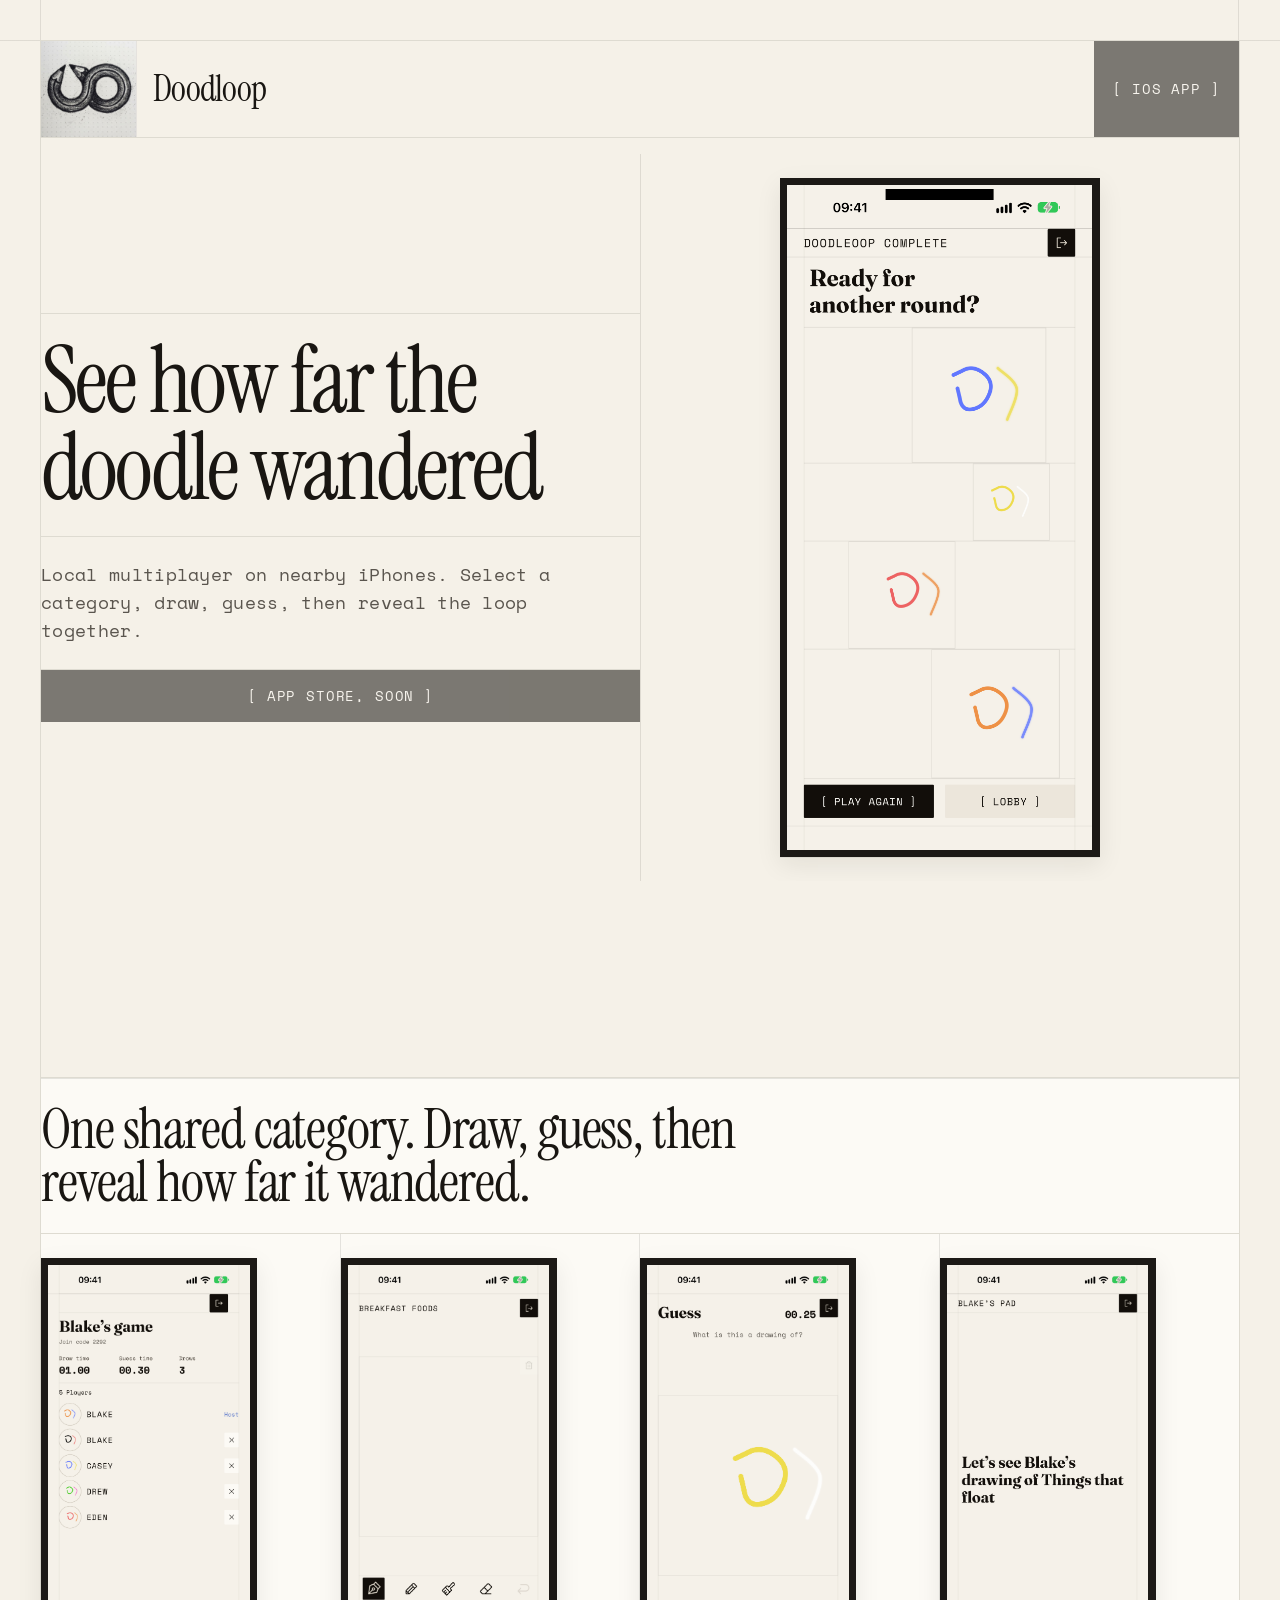
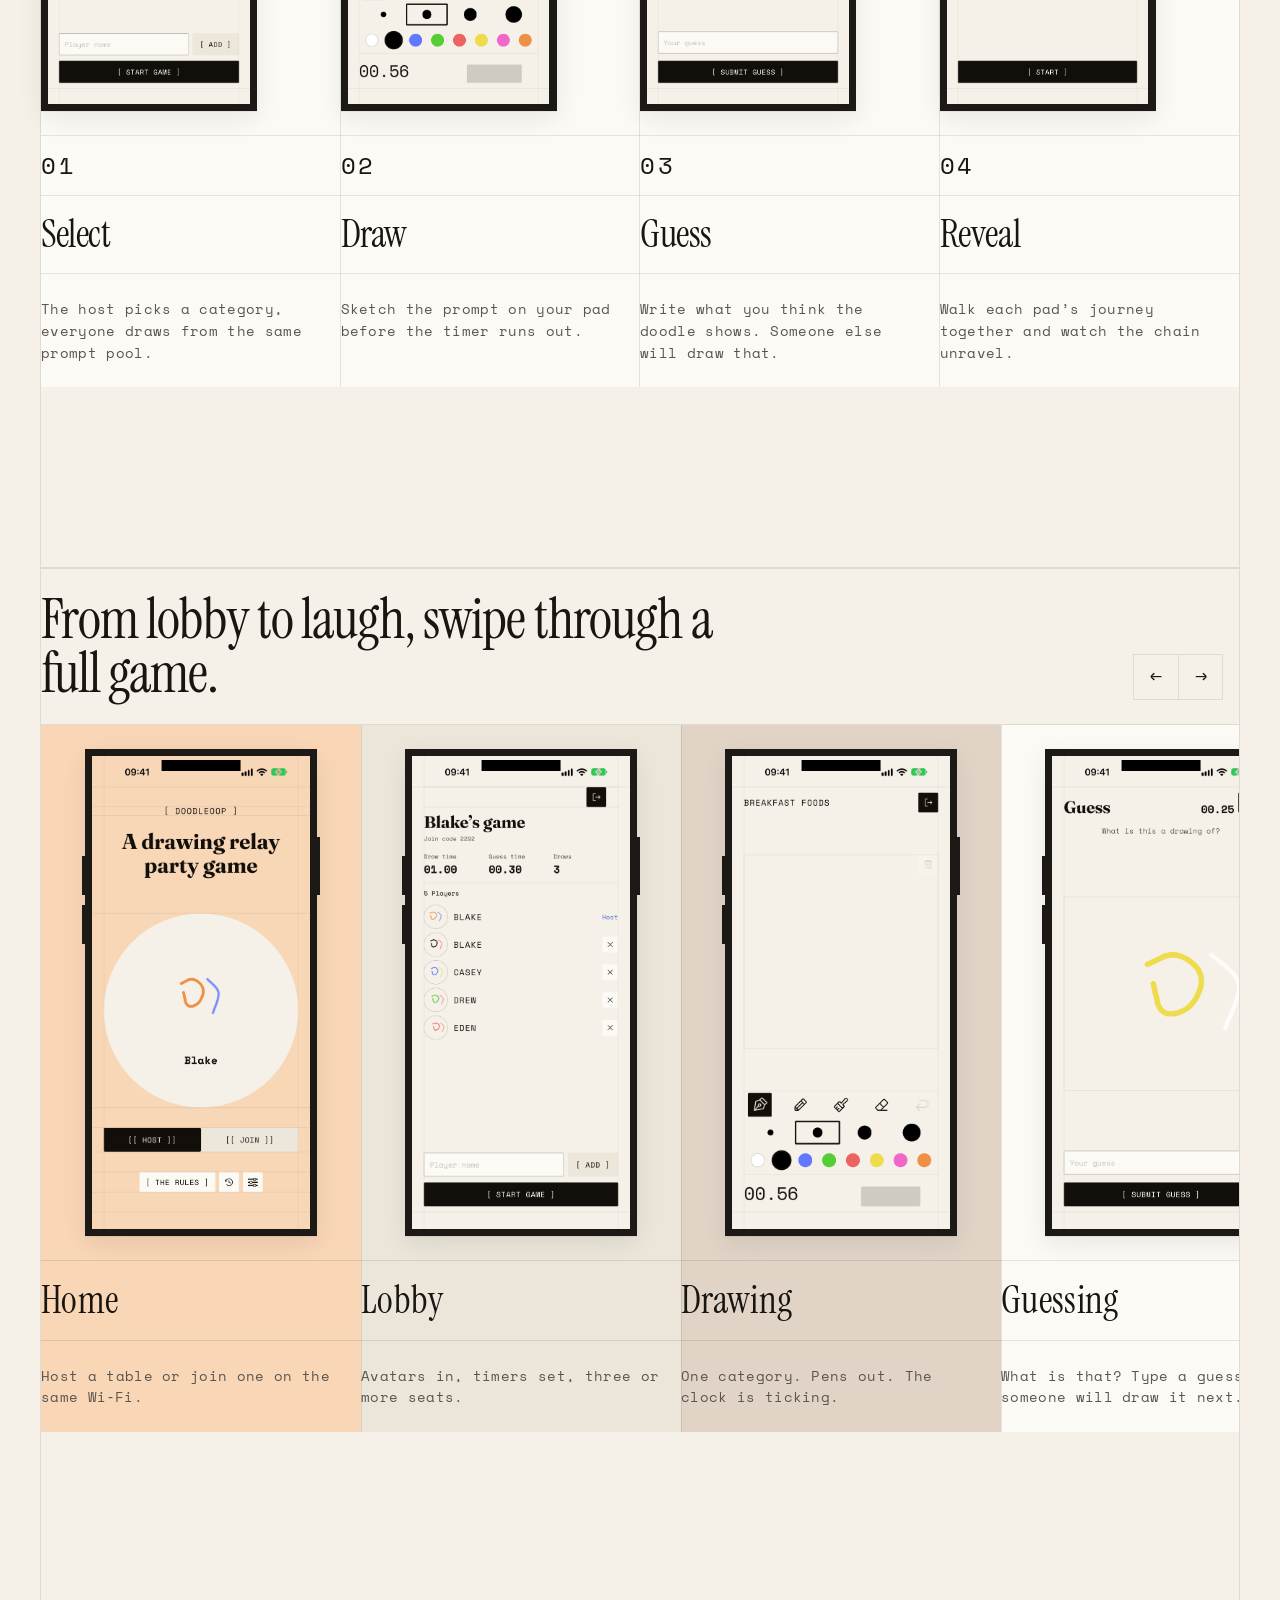
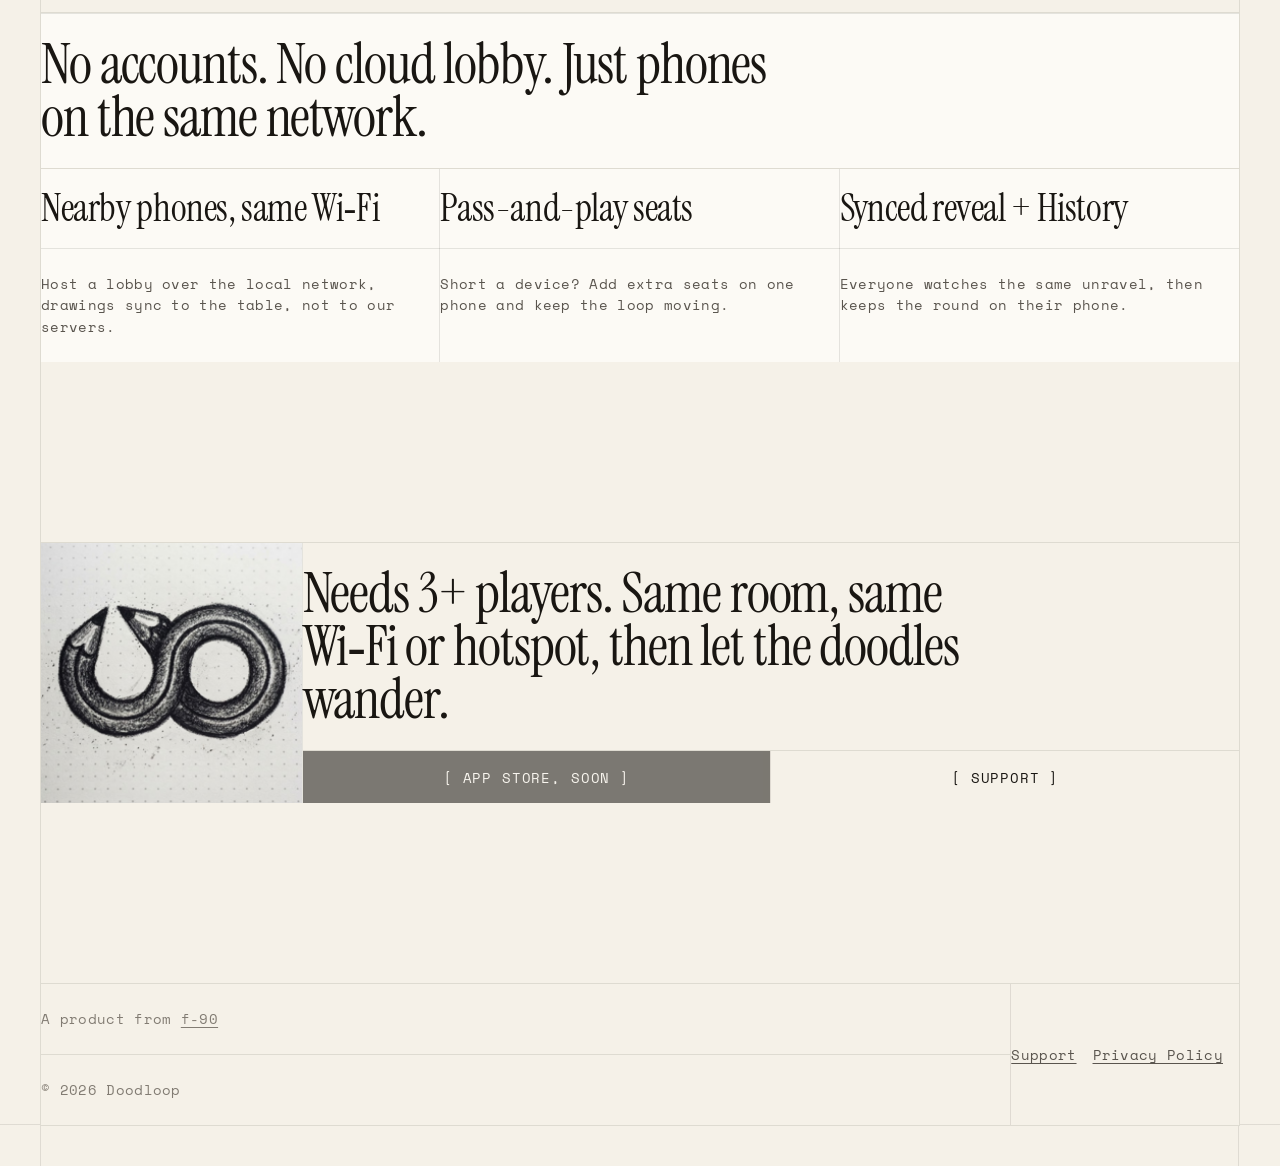
<file: index.html>
<!doctype html>
<html lang="en">
  <head>
    <meta charset="UTF-8" />
    <meta name="viewport" content="width=device-width, initial-scale=1.0" />
    <title>Doodloop, See how far the doodle wandered</title>
    <meta
      name="description"
      content="Doodloop, a drawing relay party game for nearby iPhones. Draw, pass left, guess, then reveal how far the doodles wandered around the table."
    />
    <link rel="icon" href="./assets/app-icon-64.png" type="image/png" />
    <link rel="apple-touch-icon" href="./assets/app-icon-256.png" />
    <link rel="preconnect" href="https://fonts.googleapis.com" />
    <link rel="preconnect" href="https://fonts.gstatic.com" crossorigin />
    <link
      rel="stylesheet"
      href="https://fonts.googleapis.com/css2?family=Instrument+Serif&family=Space+Mono:wght@400;700&display=swap"
    />
    <link rel="stylesheet" href="./styles.css?v=46" />
  </head>
  <body>
    <div class="page">
      <div class="stack">
        <header class="block blockNav">
          <nav class="nav" aria-label="Primary">
            <a class="brand" href="./">
              <img
                class="brandIcon"
                src="./assets/app-icon-256.png"
                width="96"
                height="96"
                alt=""
              />
              <span class="brandName">Doodloop</span>
            </a>
            <a
              class="button navCta"
              href="#"
              aria-disabled="true"
              title="App Store link coming soon"
            >
              [ iOS app ]
            </a>
          </nav>
        </header>

        <section class="block hero" aria-labelledby="hero-brand">
          <div class="heroGrid">
            <div class="heroCopy" data-reveal>
              <h1 id="hero-brand" class="heroBrand">
                See how far the doodle wandered
              </h1>
              <p class="heroLede">
                Local multiplayer on nearby iPhones. Select a category, draw,
                guess, then reveal the loop together.
              </p>
              <div class="ctaRow">
                <a
                  class="button"
                  href="#"
                  aria-disabled="true"
                  title="App Store link coming soon"
                >
                  [ App Store, soon ]
                </a>
              </div>
            </div>

            <figure
              class="heroPhone device phone"
              data-reveal
              data-reveal-delay="1"
            >
              <span class="sideBtn power" aria-hidden="true"></span>
              <span class="sideBtn volUp" aria-hidden="true"></span>
              <span class="sideBtn volDown" aria-hidden="true"></span>
              <div class="bezel">
                <span class="island" aria-hidden="true"></span>
                <img
                  class="screen"
                  src="./assets/screenshots/06-round-over.png"
                  width="396"
                  height="860"
                  alt="Round complete, ready for another round of Doodloop"
                />
              </div>
            </figure>
          </div>
        </section>

        <section class="block blockSplit" id="how" aria-labelledby="how-title">
          <div class="blockHead">
            <h2 id="how-title">
              One shared category. Draw, guess, then reveal how far it wandered.
            </h2>
          </div>
          <ol class="cellRow cellRow4">
            <li class="cell" data-reveal>
              <figure class="device phone loopPhone">
                <div class="bezel">
                  <img
                    class="screen"
                    src="./assets/screenshots/02-lobby.png"
                    width="396"
                    height="860"
                    alt=""
                    loading="lazy"
                  />
                </div>
              </figure>
              <span class="loopIndex">01</span>
              <h3>Select</h3>
              <p>
                The host picks a category, everyone draws from the same prompt
                pool.
              </p>
            </li>
            <li class="cell" data-reveal data-reveal-delay="1">
              <figure class="device phone loopPhone">
                <div class="bezel">
                  <img
                    class="screen"
                    src="./assets/screenshots/03-drawing.png"
                    width="396"
                    height="860"
                    alt=""
                    loading="lazy"
                  />
                </div>
              </figure>
              <span class="loopIndex">02</span>
              <h3>Draw</h3>
              <p>Sketch the prompt on your pad before the timer runs out.</p>
            </li>
            <li class="cell" data-reveal data-reveal-delay="2">
              <figure class="device phone loopPhone">
                <div class="bezel">
                  <img
                    class="screen"
                    src="./assets/screenshots/04-guessing.png"
                    width="396"
                    height="860"
                    alt=""
                    loading="lazy"
                  />
                </div>
              </figure>
              <span class="loopIndex">03</span>
              <h3>Guess</h3>
              <p>
                Write what you think the doodle shows. Someone else will draw
                that.
              </p>
            </li>
            <li class="cell" data-reveal data-reveal-delay="3">
              <figure class="device phone loopPhone">
                <div class="bezel">
                  <img
                    class="screen"
                    src="./assets/screenshots/05-reveal.png"
                    width="396"
                    height="860"
                    alt=""
                    loading="lazy"
                  />
                </div>
              </figure>
              <span class="loopIndex">04</span>
              <h3>Reveal</h3>
              <p>
                Walk each pad’s journey together and watch the chain unravel.
              </p>
            </li>
          </ol>
        </section>

        <section class="block blockSplit" aria-labelledby="gallery-title">
          <div class="blockHead galleryHead">
            <h2 id="gallery-title">
              From lobby to laugh, swipe through a full game.
            </h2>
            <div class="galleryNav">
              <button
                type="button"
                class="galleryBtn"
                data-gallery-prev
                aria-label="Previous screenshot"
              >
                ←
              </button>
              <button
                type="button"
                class="galleryBtn"
                data-gallery-next
                aria-label="Next screenshot"
              >
                →
              </button>
            </div>
          </div>
          <div class="blockGallery">
            <ul class="galleryTrack" data-gallery-track>
              <li class="gallerySlide" style="--card: var(--paper-broadsheet)">
                <div class="galleryCard">
                  <figure class="device phone">
                    <span class="sideBtn power" aria-hidden="true"></span>
                    <span class="sideBtn volUp" aria-hidden="true"></span>
                    <span class="sideBtn volDown" aria-hidden="true"></span>
                    <div class="bezel">
                      <span class="island" aria-hidden="true"></span>
                      <img
                        class="screen"
                        src="./assets/screenshots/01-home.png"
                        width="396"
                        height="860"
                        alt="Home, host or join a nearby game"
                        loading="lazy"
                      />
                    </div>
                  </figure>
                  <p class="galleryCaption">
                    <strong>Home</strong>
                    <span>Host a table or join one on the same Wi‑Fi.</span>
                  </p>
                </div>
              </li>

              <li class="gallerySlide" style="--card: var(--paper-beige)">
                <div class="galleryCard">
                  <figure class="device phone">
                    <span class="sideBtn power" aria-hidden="true"></span>
                    <span class="sideBtn volUp" aria-hidden="true"></span>
                    <span class="sideBtn volDown" aria-hidden="true"></span>
                    <div class="bezel">
                      <span class="island" aria-hidden="true"></span>
                      <img
                        class="screen"
                        src="./assets/screenshots/02-lobby.png"
                        width="396"
                        height="860"
                        alt="Lobby with players ready to start"
                        loading="lazy"
                      />
                    </div>
                  </figure>
                  <p class="galleryCaption">
                    <strong>Lobby</strong>
                    <span>Avatars in, timers set, three or more seats.</span>
                  </p>
                </div>
              </li>

              <li class="gallerySlide" style="--card: var(--paper-canvas)">
                <div class="galleryCard">
                  <figure class="device phone">
                    <span class="sideBtn power" aria-hidden="true"></span>
                    <span class="sideBtn volUp" aria-hidden="true"></span>
                    <span class="sideBtn volDown" aria-hidden="true"></span>
                    <div class="bezel">
                      <span class="island" aria-hidden="true"></span>
                      <img
                        class="screen"
                        src="./assets/screenshots/03-drawing.png"
                        width="396"
                        height="860"
                        alt="Drawing turn with tools and colour palette"
                        loading="lazy"
                      />
                    </div>
                  </figure>
                  <p class="galleryCaption">
                    <strong>Drawing</strong>
                    <span>One category. Pens out. The clock is ticking.</span>
                  </p>
                </div>
              </li>

              <li class="gallerySlide" style="--card: var(--paper-white)">
                <div class="galleryCard">
                  <figure class="device phone">
                    <span class="sideBtn power" aria-hidden="true"></span>
                    <span class="sideBtn volUp" aria-hidden="true"></span>
                    <span class="sideBtn volDown" aria-hidden="true"></span>
                    <div class="bezel">
                      <span class="island" aria-hidden="true"></span>
                      <img
                        class="screen"
                        src="./assets/screenshots/04-guessing.png"
                        width="396"
                        height="860"
                        alt="Guessing what the previous drawing shows"
                        loading="lazy"
                      />
                    </div>
                  </figure>
                  <p class="galleryCaption">
                    <strong>Guessing</strong>
                    <span>What is that? Type a guess, someone will draw it next.</span>
                  </p>
                </div>
              </li>

              <li class="gallerySlide" style="--card: var(--paper-broadsheet)">
                <div class="galleryCard">
                  <figure class="device phone">
                    <span class="sideBtn power" aria-hidden="true"></span>
                    <span class="sideBtn volUp" aria-hidden="true"></span>
                    <span class="sideBtn volDown" aria-hidden="true"></span>
                    <div class="bezel">
                      <span class="island" aria-hidden="true"></span>
                      <img
                        class="screen"
                        src="./assets/screenshots/05-reveal.png"
                        width="396"
                        height="860"
                        alt="Reveal walking through a pad’s journey"
                        loading="lazy"
                      />
                    </div>
                  </figure>
                  <p class="galleryCaption">
                    <strong>Reveal</strong>
                    <span>Step through each pad’s journey on every phone.</span>
                  </p>
                </div>
              </li>

              <li class="gallerySlide" style="--card: var(--paper-beige)">
                <div class="galleryCard">
                  <figure class="device phone">
                    <span class="sideBtn power" aria-hidden="true"></span>
                    <span class="sideBtn volUp" aria-hidden="true"></span>
                    <span class="sideBtn volDown" aria-hidden="true"></span>
                    <div class="bezel">
                      <span class="island" aria-hidden="true"></span>
                      <img
                        class="screen"
                        src="./assets/screenshots/06-round-over.png"
                        width="396"
                        height="860"
                        alt="Round complete with the full doodle chain"
                        loading="lazy"
                      />
                    </div>
                  </figure>
                  <p class="galleryCaption">
                    <strong>Round over</strong>
                    <span>Save the laughs to History, or play again.</span>
                  </p>
                </div>
              </li>
            </ul>
          </div>
        </section>

        <section class="block blockSplit" id="why" aria-labelledby="why-title">
          <div class="blockHead">
            <h2 id="why-title">
              No accounts. No cloud lobby. Just phones on the same network.
            </h2>
          </div>
          <ul class="cellRow cellRow3">
            <li class="cell" data-reveal>
              <h3>Nearby phones, same Wi‑Fi</h3>
              <p>
                Host a lobby over the local network, drawings sync to the table,
                not to our servers.
              </p>
            </li>
            <li class="cell" data-reveal data-reveal-delay="1">
              <h3>Pass-and-play seats</h3>
              <p>
                Short a device? Add extra seats on one phone and keep the loop
                moving.
              </p>
            </li>
            <li class="cell" data-reveal data-reveal-delay="2">
              <h3>Synced reveal + History</h3>
              <p>
                Everyone watches the same unravel, then keeps the round on their
                phone.
              </p>
            </li>
          </ul>
        </section>

        <section class="block blockClose" aria-labelledby="close-title">
          <figure class="closeIcon" data-reveal>
            <img
              src="./assets/app-icon-256.png"
              width="256"
              height="256"
              alt=""
            />
          </figure>
          <div class="closeBody">
            <div class="blockHead" data-reveal>
              <h2 id="close-title">
                Needs 3+ players. Same room, same Wi‑Fi or hotspot, then let the
                doodles wander.
              </h2>
            </div>
            <div class="ctaRow" data-reveal data-reveal-delay="1">
              <a
                class="button"
                href="#"
                aria-disabled="true"
                title="App Store link coming soon"
              >
                [ App Store, soon ]
              </a>
              <a class="button secondary" href="./support/">[ Support ]</a>
            </div>
          </div>
        </section>

        <footer class="block blockFooter">
          <div class="footerBrand">
            <p class="footerCredit">
              A product from
              <a href="https://f-90.co.uk">f-90</a>
            </p>
            <p class="footerCopy">© <span id="y"></span> Doodloop</p>
          </div>
          <div class="footerLinks">
            <a href="./support/">Support</a>
            <a href="./privacy/">Privacy Policy</a>
          </div>
        </footer>
      </div>
    </div>
    <script src="./main.js" defer></script>
  </body>
</html>
</file>
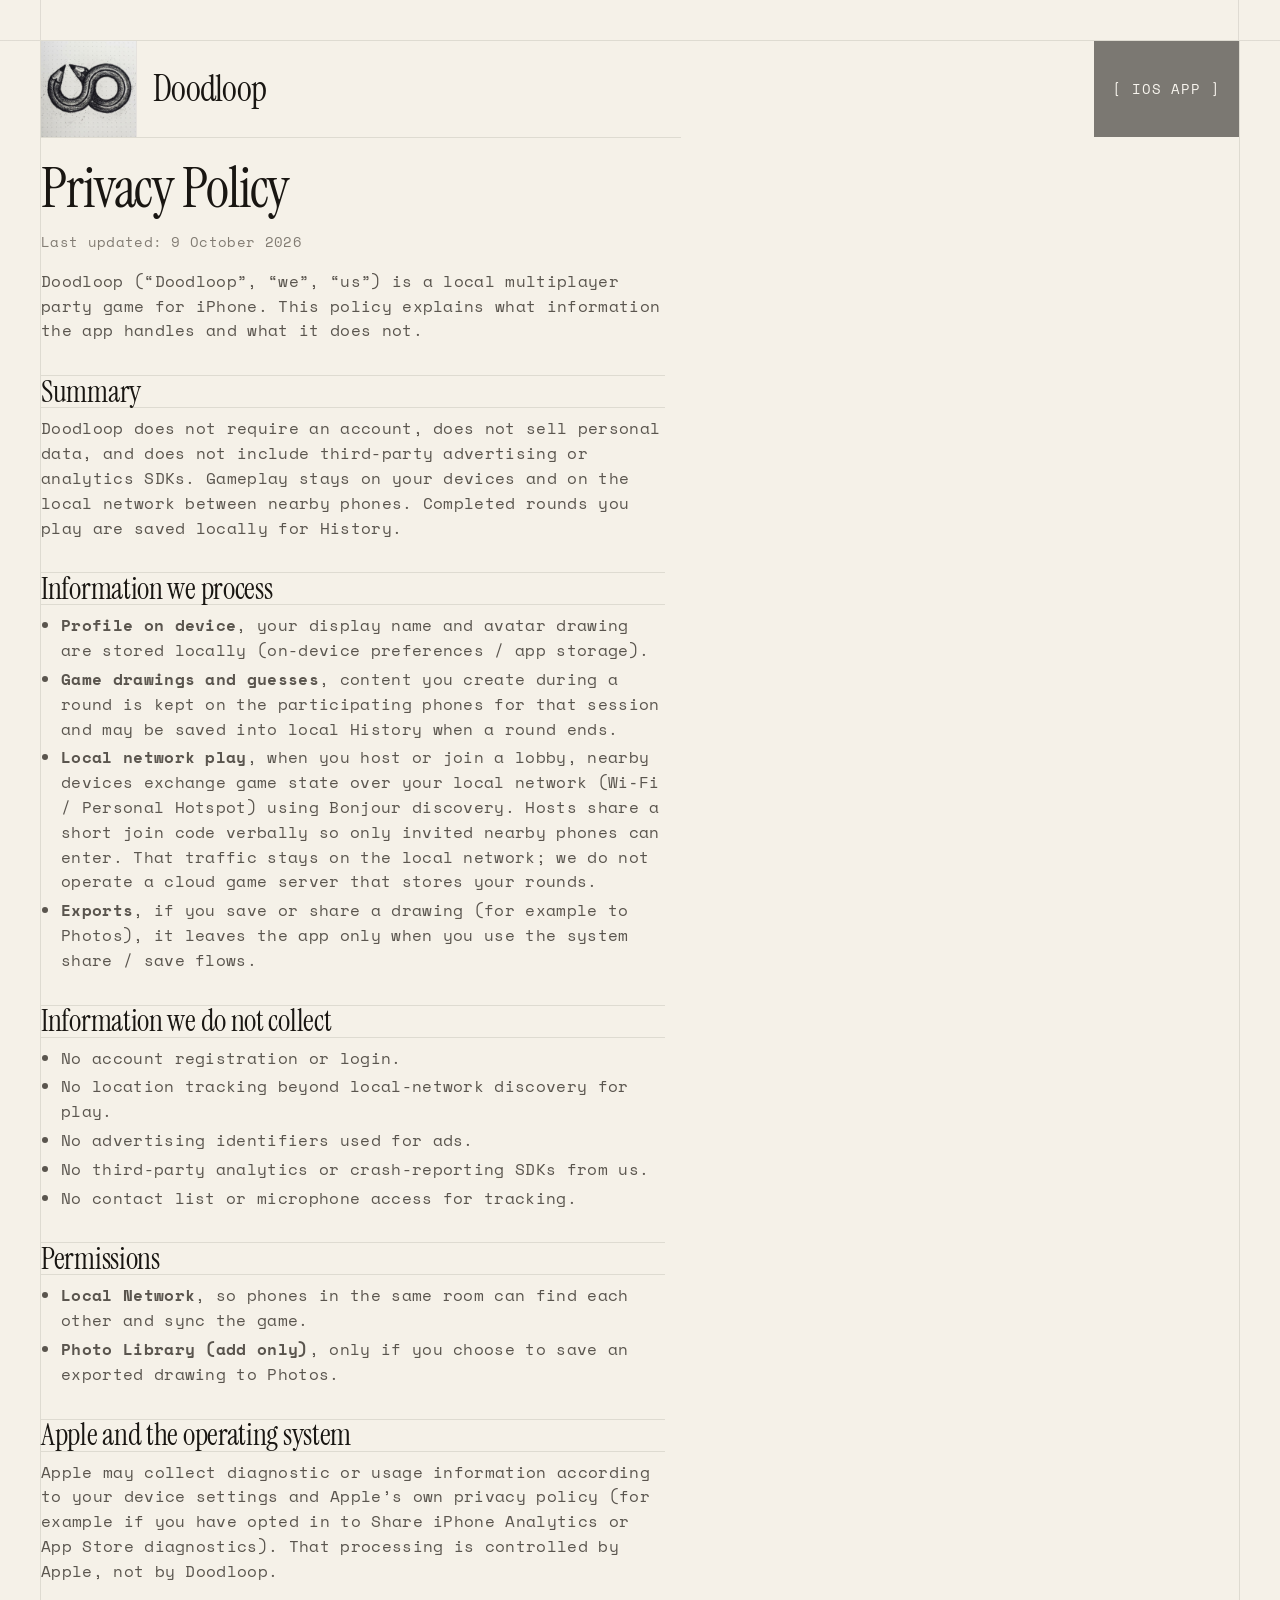
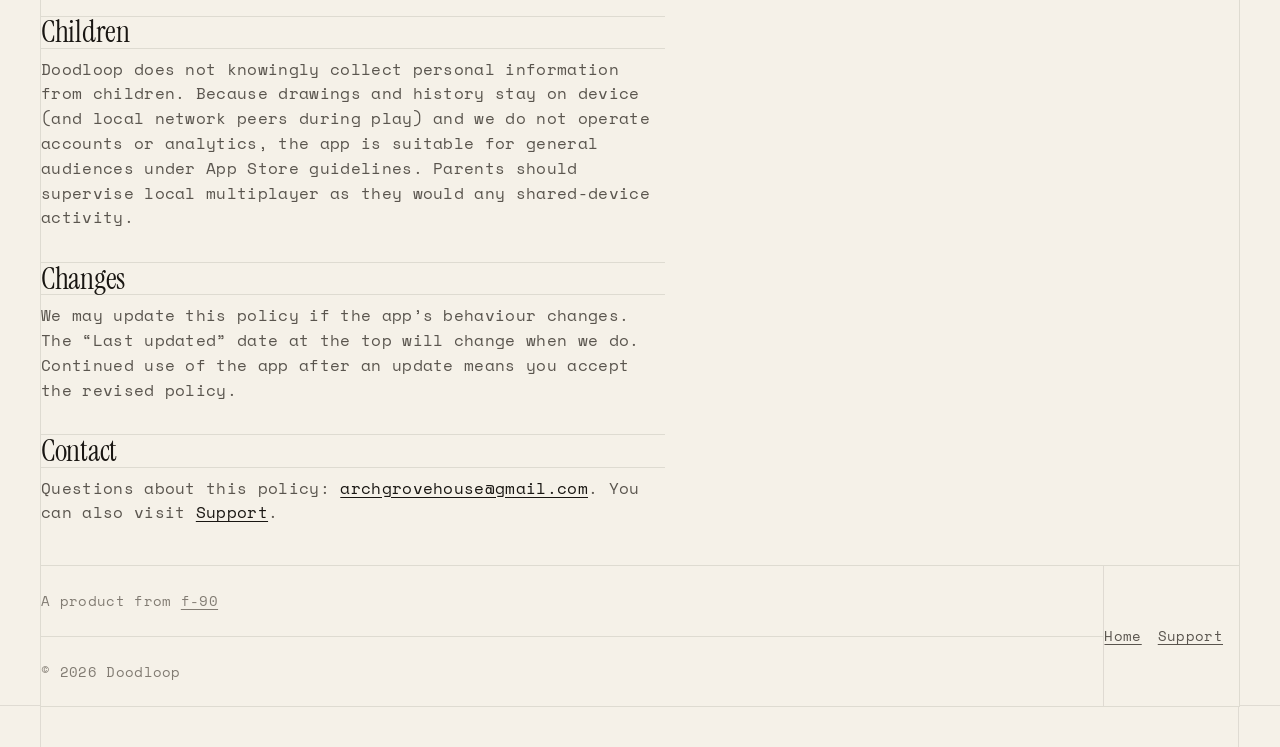
<file: privacy/index.html>
<!doctype html>
<html lang="en">
  <head>
    <meta charset="UTF-8" />
    <meta name="viewport" content="width=device-width, initial-scale=1.0" />
    <title>Privacy Policy, Doodloop</title>
    <meta name="description" content="Privacy policy for Doodloop." />
    <link rel="icon" href="../assets/app-icon-64.png" type="image/png" />
    <link rel="apple-touch-icon" href="../assets/app-icon-256.png" />
    <link rel="preconnect" href="https://fonts.googleapis.com" />
    <link rel="preconnect" href="https://fonts.gstatic.com" crossorigin />
    <link
      rel="stylesheet"
      href="https://fonts.googleapis.com/css2?family=Instrument+Serif&family=Space+Mono:wght@400;700&display=swap"
    />
    <link rel="stylesheet" href="../styles.css?v=43" />
  </head>
  <body>
    <div class="page">
      <div class="stack">
        <header class="block blockNav">
          <nav class="nav" aria-label="Primary">
            <a class="brand" href="../">
              <img
                class="brandIcon"
                src="../assets/app-icon-256.png"
                width="96"
                height="96"
                alt=""
              />
              <span class="brandName">Doodloop</span>
            </a>
            <a
              class="button navCta"
              href="#"
              aria-disabled="true"
              title="App Store link coming soon"
            >
              [ iOS app ]
            </a>
          </nav>
        </header>

        <main class="block prose">
          <h1>Privacy Policy</h1>
          <p class="meta">Last updated: 9 October 2026</p>

          <p>
            Doodloop (“Doodloop”, “we”, “us”) is a local multiplayer party game
            for iPhone. This policy explains what information the app handles
            and what it does not.
          </p>

          <h2>Summary</h2>
          <p>
            Doodloop does not require an account, does not sell personal data,
            and does not include third-party advertising or analytics SDKs.
            Gameplay stays on your devices and on the local network between
            nearby phones. Completed rounds you play are saved locally for
            History.
          </p>

          <h2>Information we process</h2>
          <ul>
            <li>
              <strong>Profile on device</strong>, your display name and avatar
              drawing are stored locally (on-device preferences / app storage).
            </li>
            <li>
              <strong>Game drawings and guesses</strong>, content you create
              during a round is kept on the participating phones for that
              session and may be saved into local History when a round ends.
            </li>
            <li>
              <strong>Local network play</strong>, when you host or join a
              lobby, nearby devices exchange game state over your local network
              (Wi‑Fi / Personal Hotspot) using Bonjour discovery. Hosts share a
              short join code verbally so only invited nearby phones can enter.
              That traffic stays on the local network; we do not operate a cloud
              game server that stores your rounds.
            </li>
            <li>
              <strong>Exports</strong>, if you save or share a drawing (for
              example to Photos), it leaves the app only when you use the system
              share / save flows.
            </li>
          </ul>

          <h2>Information we do not collect</h2>
          <ul>
            <li>No account registration or login.</li>
            <li>No location tracking beyond local-network discovery for play.</li>
            <li>No advertising identifiers used for ads.</li>
            <li>No third-party analytics or crash-reporting SDKs from us.</li>
            <li>No contact list or microphone access for tracking.</li>
          </ul>

          <h2>Permissions</h2>
          <ul>
            <li>
              <strong>Local Network</strong>, so phones in the same room can
              find each other and sync the game.
            </li>
            <li>
              <strong>Photo Library (add only)</strong>, only if you choose to
              save an exported drawing to Photos.
            </li>
          </ul>

          <h2>Apple and the operating system</h2>
          <p>
            Apple may collect diagnostic or usage information according to your
            device settings and Apple’s own privacy policy (for example if you
            have opted in to Share iPhone Analytics or App Store diagnostics).
            That processing is controlled by Apple, not by Doodloop.
          </p>

          <h2>Children</h2>
          <p>
            Doodloop does not knowingly collect personal information from
            children. Because drawings and history stay on device (and local
            network peers during play) and we do not operate accounts or
            analytics, the app is suitable for general audiences under App Store
            guidelines. Parents should supervise local multiplayer as they would
            any shared-device activity.
          </p>

          <h2>Changes</h2>
          <p>
            We may update this policy if the app’s behaviour changes. The “Last
            updated” date at the top will change when we do. Continued use of
            the app after an update means you accept the revised policy.
          </p>

          <h2>Contact</h2>
          <p>
            Questions about this policy:
            <a href="mailto:archgrovehouse@gmail.com">archgrovehouse@gmail.com</a>.
            You can also visit
            <a href="../support/">Support</a>.
          </p>
        </main>

        <footer class="block blockFooter">
          <div class="footerBrand">
            <p class="footerCredit">
              A product from
              <a href="https://f-90.co.uk">f-90</a>
            </p>
            <p class="footerCopy">© <span id="y"></span> Doodloop</p>
          </div>
          <div class="footerLinks">
            <a href="../">Home</a>
            <a href="../support/">Support</a>
          </div>
        </footer>
      </div>
    </div>
    <script src="../main.js" defer></script>
  </body>
</html>
</file>
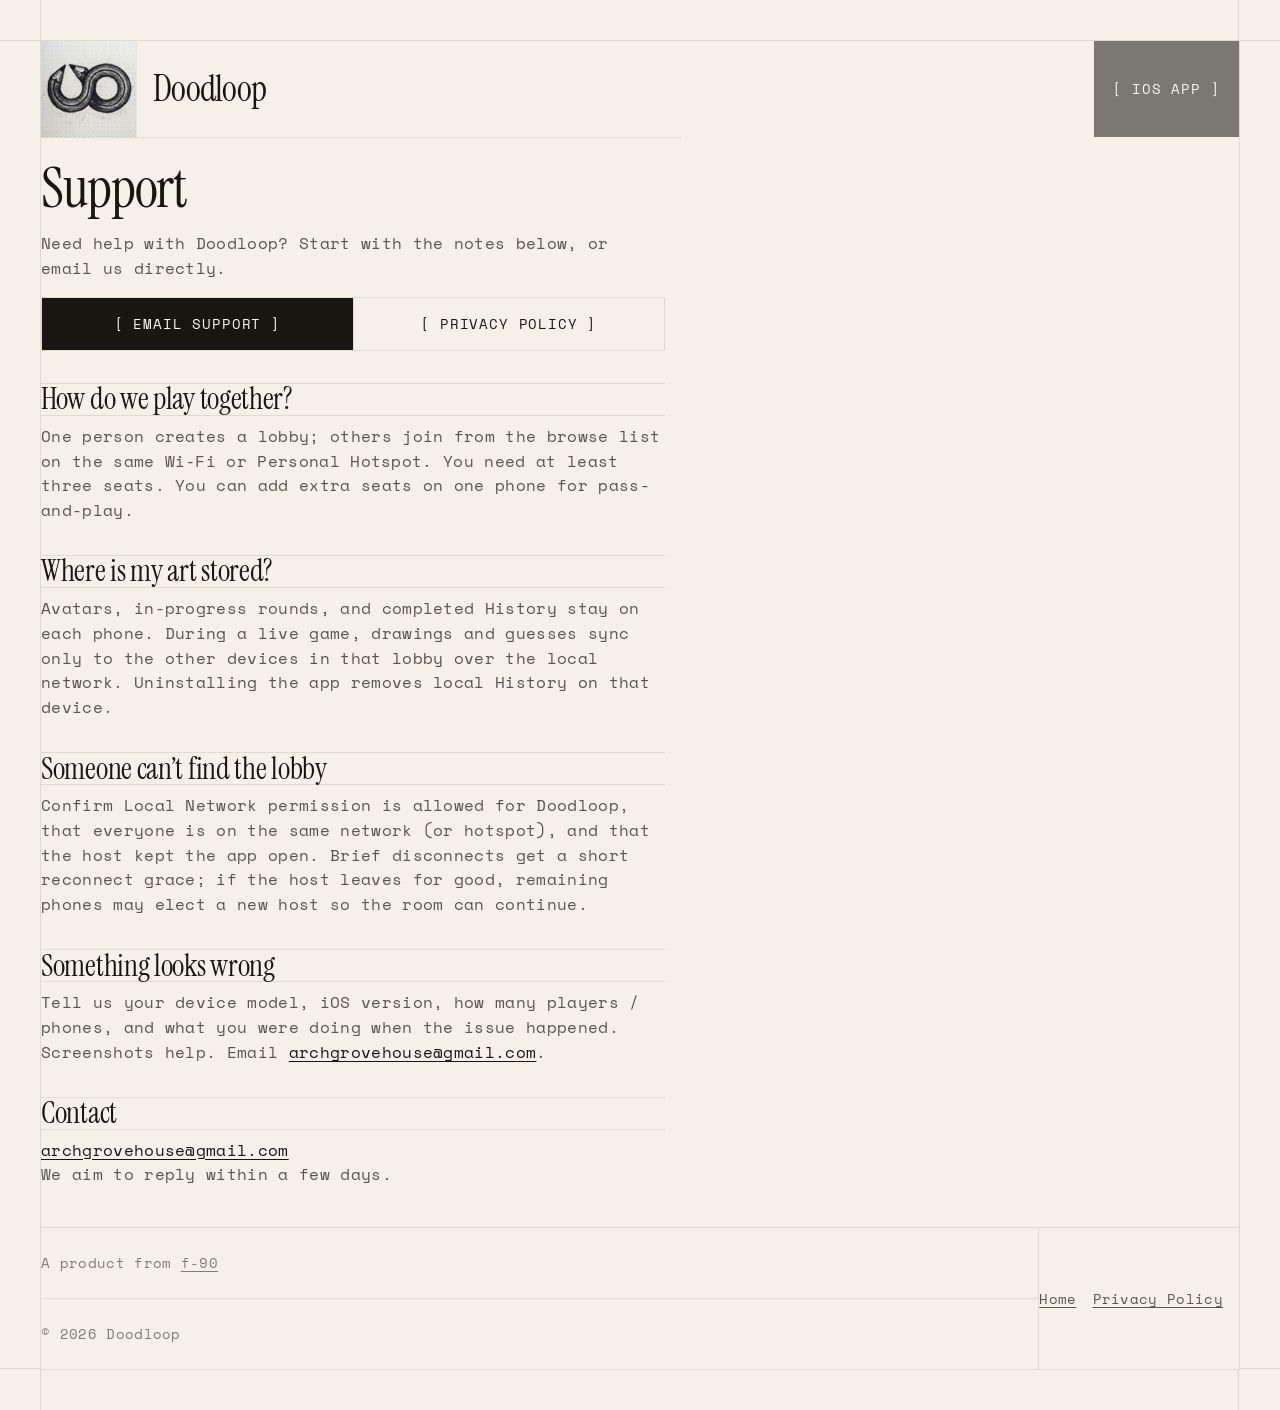
<file: support/index.html>
<!doctype html>
<html lang="en">
  <head>
    <meta charset="UTF-8" />
    <meta name="viewport" content="width=device-width, initial-scale=1.0" />
    <title>Support, Doodloop</title>
    <meta name="description" content="Support and contact for Doodloop." />
    <link rel="icon" href="../assets/app-icon-64.png" type="image/png" />
    <link rel="apple-touch-icon" href="../assets/app-icon-256.png" />
    <link rel="preconnect" href="https://fonts.googleapis.com" />
    <link rel="preconnect" href="https://fonts.gstatic.com" crossorigin />
    <link
      rel="stylesheet"
      href="https://fonts.googleapis.com/css2?family=Instrument+Serif&family=Space+Mono:wght@400;700&display=swap"
    />
    <link rel="stylesheet" href="../styles.css?v=43" />
  </head>
  <body>
    <div class="page">
      <div class="stack">
        <header class="block blockNav">
          <nav class="nav" aria-label="Primary">
            <a class="brand" href="../">
              <img
                class="brandIcon"
                src="../assets/app-icon-256.png"
                width="96"
                height="96"
                alt=""
              />
              <span class="brandName">Doodloop</span>
            </a>
            <a
              class="button navCta"
              href="#"
              aria-disabled="true"
              title="App Store link coming soon"
            >
              [ iOS app ]
            </a>
          </nav>
        </header>

        <main class="block prose">
          <h1>Support</h1>
          <p>
            Need help with Doodloop? Start with the notes below, or email us
            directly.
          </p>

          <div class="ctaRow spaced">
            <a
              class="button"
              href="mailto:archgrovehouse@gmail.com?subject=Doodloop%20support"
            >
              [ Email support ]
            </a>
            <a class="button secondary" href="../privacy/">[ Privacy Policy ]</a>
          </div>

          <h2>How do we play together?</h2>
          <p>
            One person creates a lobby; others join from the browse list on the
            same Wi‑Fi or Personal Hotspot. You need at least three seats. You
            can add extra seats on one phone for pass-and-play.
          </p>

          <h2>Where is my art stored?</h2>
          <p>
            Avatars, in-progress rounds, and completed History stay on each
            phone. During a live game, drawings and guesses sync only to the
            other devices in that lobby over the local network. Uninstalling
            the app removes local History on that device.
          </p>

          <h2>Someone can’t find the lobby</h2>
          <p>
            Confirm Local Network permission is allowed for Doodloop, that
            everyone is on the same network (or hotspot), and that the host
            kept the app open. Brief disconnects get a short reconnect grace;
            if the host leaves for good, remaining phones may elect a new host
            so the room can continue.
          </p>

          <h2>Something looks wrong</h2>
          <p>
            Tell us your device model, iOS version, how many players / phones,
            and what you were doing when the issue happened. Screenshots help.
            Email
            <a href="mailto:archgrovehouse@gmail.com">archgrovehouse@gmail.com</a>.
          </p>

          <h2>Contact</h2>
          <p>
            <a href="mailto:archgrovehouse@gmail.com">archgrovehouse@gmail.com</a>
            <br />
            We aim to reply within a few days.
          </p>
        </main>

        <footer class="block blockFooter">
          <div class="footerBrand">
            <p class="footerCredit">
              A product from
              <a href="https://f-90.co.uk">f-90</a>
            </p>
            <p class="footerCopy">© <span id="y"></span> Doodloop</p>
          </div>
          <div class="footerLinks">
            <a href="../">Home</a>
            <a href="../privacy/">Privacy Policy</a>
          </div>
        </footer>
      </div>
    </div>
    <script src="../main.js" defer></script>
  </body>
</html>
</file>
<file: styles.css>
:root {
  --paper-white: #fcfaf5;
  --paper-cream: #f5f1e8;
  --paper-beige: #ebe5da;
  --paper-tan: #dcd5c8;
  --paper-broadsheet: #f8d6b6;
  --paper-canvas: #e1d4c7;

  --ink-deep: #191612;
  --ink-dark: #2d2823;
  --ink-medium: #463f37;

  --pencil-dark: #5a554e;
  --pencil-medium: #827c73;
  --pencil-light: #aaa399;
  --pencil-faint: #c3bcb2;

  --surface-primary: var(--paper-cream);
  --surface-panel: var(--paper-white);
  --text-primary: var(--ink-deep);
  --text-secondary: var(--pencil-dark);
  --text-subtle: var(--pencil-medium);
  --border-default: var(--pencil-light);
  --border-emphasis: var(--ink-medium);
  --grid-line: color-mix(in srgb, var(--ink-deep) 10%, transparent);
  --accent: var(--ink-deep);
  --accent-hover: var(--ink-medium);
  --text-on-accent: var(--paper-white);

  --shadow-soft: 0 1px 0 color-mix(in srgb, var(--ink-deep) 6%, transparent),
    0 8px 24px color-mix(in srgb, var(--ink-deep) 8%, transparent);

  --space-xl: 2rem;
  --space-l: 1.5rem;
  --space-m: 1rem;
  --space-s: 0.5rem;
  --space-xs: 0.25rem;
  --section-gap: 180px;

  --font-display: 'Instrument Serif', Georgia, 'Times New Roman', serif;
  --font-mono: 'Space Mono', ui-monospace, Menlo, Consolas, monospace;
  --font-size-body: 1rem;
  --font-size-s: 0.875rem;
  --font-size-lead: 1.125rem;
  --font-size-brand: 2.25rem;
  --nav-height: 6rem;
  --font-size-h2: clamp(2.35rem, 5.5vw, 3.5rem);
  --font-size-h3-base: clamp(1.5rem, 3.2vw, 2rem);
  --font-size-h3: calc(var(--font-size-h3-base) * 1.2);
  /* Prior h3 row height, keep when type scales up */
  --h3-row-height: calc(var(--cell-pad) * 2 + 0.95 * var(--font-size-h3-base));
  --line-height: 1.55;
  --max-width: 40rem;
  --page-margin: 40px;
  --cell-pad: var(--space-l);
  /* Keep text clear of vertical keylines; borders still span full width */
  --cell-pad-end: 16px;

  --ease-out: cubic-bezier(0.22, 1, 0.36, 1);

  @media (max-width: 719px) {
    --page-margin: 16px;
    --nav-height: 3.25rem;
    --font-size-brand: 1.5rem;
    --section-gap: 120px;
  }
}

*,
*::before,
*::after {
  box-sizing: border-box;
}

html {
  color-scheme: light;
  scroll-behavior: smooth;
  overflow-x: clip;
}

@media (prefers-reduced-motion: reduce) {
  html {
    scroll-behavior: auto;
  }
}

body {
  margin: 0;
  min-height: 100vh;
  font-family: var(--font-mono);
  font-size: var(--font-size-body);
  font-weight: 400;
  line-height: var(--line-height);
  letter-spacing: 0.02em;
  color: var(--text-primary);
  background-color: var(--surface-primary);
}

a {
  color: var(--accent);
  text-underline-offset: 0.18em;

  &:hover {
    color: var(--accent-hover);
  }

  &:focus-visible {
    outline: 2px solid var(--accent);
    outline-offset: 3px;
  }
}

/* ── One framed grid: lines BETWEEN cells, not around them ───────── */

.page {
  min-height: 100vh;
  overflow-x: clip;
  padding: var(--page-margin);
  /* Rays from each frame corner out to the viewport edges */
  background-color: var(--surface-primary);
  background-image:
    linear-gradient(var(--grid-line), var(--grid-line)),
    linear-gradient(var(--grid-line), var(--grid-line)),
    linear-gradient(var(--grid-line), var(--grid-line)),
    linear-gradient(var(--grid-line), var(--grid-line));
  background-size:
    1px 100%,
    1px 100%,
    100% 1px,
    100% 1px;
  background-position:
    var(--page-margin) 0,
    calc(100% - var(--page-margin) - 1px) 0,
    0 var(--page-margin),
    0 calc(100% - var(--page-margin) - 1px);
  background-repeat: no-repeat;
}

.stack {
  position: relative;
  z-index: 0;
  width: 100%;
  margin: 0;
  padding: 0;
  display: flex;
  flex-direction: column;
  gap: 0;
  border: 1px solid var(--grid-line);
  background: var(--surface-primary);
}

.block {
  width: 100%;
  margin: 0;
  padding: 0;
  border: none;
  min-width: 0;
}

/* Single divider between major bands */
.stack > .block + .block {
  border-top: 1px solid var(--grid-line);
}

/* Breathing room inside the frame, between main bands (above the next band's keyline) */
.stack > .hero,
.stack > .blockSplit,
.stack > .blockClose {
  padding-bottom: var(--section-gap);
}

.blockNav {
  padding: 0;
}

.blockSplit {
  display: flex;
  flex-direction: column;
}

.blockGallery {
  padding: 0;
  overflow: hidden;
  border-top: 1px solid var(--grid-line);
}

.blockFooter {
  display: grid;
  grid-template-columns: 1fr auto;
  gap: 0;
  color: var(--text-subtle);
  font-size: var(--font-size-s);

  & > .footerLinks {
    padding: var(--cell-pad) var(--cell-pad-end) var(--cell-pad) 0;
    border-left: 1px solid var(--grid-line);
  }

  & a {
    color: var(--text-secondary);
  }
}

.footerBrand {
  display: flex;
  flex-direction: column;
  gap: 0;
  min-width: 0;

  & > * {
    margin: 0;
    padding: var(--cell-pad) var(--cell-pad-end) var(--cell-pad) 0;
  }

  & > * + * {
    border-top: 1px solid var(--grid-line);
  }
}

.footerCredit a {
  color: inherit;
  text-underline-offset: 0.18em;

  &:hover {
    color: var(--accent);
  }
}

.footerLinks {
  display: flex;
  flex-wrap: wrap;
  gap: var(--space-m);
  align-items: center;
  justify-content: flex-end;
}

.blockHead {
  padding: var(--cell-pad) var(--cell-pad-end) var(--cell-pad) 0;
  border-top: 1px solid var(--grid-line);

  & h2 {
    margin: 0;
    font-family: var(--font-display);
    font-size: var(--font-size-h2);
    font-weight: 400;
    letter-spacing: -0.02em;
    line-height: 0.95;
    max-width: 28ch;
  }
}

.galleryHead {
  display: flex;
  align-items: flex-end;
  justify-content: space-between;
  gap: var(--space-m);
  flex-wrap: wrap;

  & h2 {
    flex: 1 1 16rem;
  }
}

/* Cell rows, column dividers only */

.cellRow {
  list-style: none;
  margin: 0;
  padding: 0;
  display: grid;
  gap: 0;
  width: 100%;
  border-top: 1px solid var(--grid-line);
}

#how .blockHead,
#how .cell,
#why .blockHead,
#why .cell {
  background: var(--paper-white);
}

.cellRow4 {
  --loop-media-width: min(100%, 11.5rem);

  @media (min-width: 900px) {
    /* media | index | title | body — shared across columns */
    grid-template-columns: repeat(4, minmax(0, 1fr));
    grid-template-rows: auto auto auto auto;
  }
}

.cellRow3 {
  @media (min-width: 720px) {
    grid-template-columns: repeat(3, minmax(0, 1fr));
    grid-template-rows: auto auto;
  }
}

.cell {
  position: relative;
  display: grid;
  gap: 0;
  align-content: start;
  padding: 0;
  min-width: 0;
  border-top: 1px solid var(--grid-line);

  & > * {
    margin: 0;
    padding: var(--cell-pad) var(--cell-pad-end) var(--cell-pad) 0;
  }

  & > * + * {
    border-top: 1px solid var(--grid-line);
  }

  & h3 {
    display: flex;
    align-items: center;
    box-sizing: border-box;
    height: var(--h3-row-height);
    padding-block: 0;
    padding-inline-end: var(--cell-pad-end);
    font-family: var(--font-display);
    font-size: var(--font-size-h3);
    font-weight: 400;
    letter-spacing: -0.01em;
    line-height: 0.95;
  }

  & p {
    color: var(--text-secondary);
    font-size: var(--font-size-s);
  }

  & > .loopIndex {
    display: flex;
    align-items: center;
    box-sizing: border-box;
    height: calc(var(--cell-pad) * 2 + 0.75rem);
    padding-block: 0;
    padding-inline-end: var(--cell-pad-end);
    font-size: 1.5rem;
    line-height: 1;
    letter-spacing: 0.12em;
    text-transform: uppercase;
    color: var(--accent);
  }
}

.cellRow > .cell:first-child {
  border-top: none;
}

@media (min-width: 720px) {
  .cellRow3 .cell {
    display: grid;
    grid-template-rows: subgrid;
    grid-row: span 2;
    border-top: none;
    border-left: none;
  }

  .cellRow3 .cell:not(:last-child)::after {
    content: '';
    position: absolute;
    top: 0;
    right: 0;
    bottom: 0;
    width: 1px;
    background: var(--grid-line);
    z-index: 2;
    pointer-events: none;
  }
}

@media (min-width: 900px) {
  .cellRow4 .cell {
    display: grid;
    grid-template-rows: subgrid;
    grid-row: span 4;
    border-top: none;
    border-left: none;
  }

  .cellRow4 .cell:not(:last-child)::after {
    content: '';
    position: absolute;
    top: 0;
    right: 0;
    bottom: 0;
    width: 1px;
    background: var(--grid-line);
    z-index: 2;
    pointer-events: none;
  }
}

.loopPhone {
  width: var(--loop-media-width, min(100%, 11.5rem));
}

.loopPass {
  display: grid;
  place-items: center;
  gap: var(--space-xs);
  width: var(--loop-media-width, min(100%, 11.5rem));
  aspect-ratio: 396 / 860;
  background: var(--paper-beige);
  color: var(--accent);
  font-size: var(--font-size-s);
  letter-spacing: 0.08em;
  text-transform: uppercase;
}

.loopPassArrow {
  font-size: 2.5rem;
  line-height: 1;
}

/* ── Nav ─────────────────────────────────────────────────────────── */

.nav {
  display: flex;
  align-items: stretch;
  justify-content: space-between;
  gap: 0;
  min-height: var(--nav-height);
  flex-wrap: wrap;

  & a:not(.button) {
    text-decoration: none;
    color: var(--text-primary);
  }
}

.navCta {
  align-self: stretch;
  min-height: var(--nav-height);
  padding-inline: var(--space-l);
  border: none;
  border-left: 1px solid var(--grid-line);
  border-radius: 0;
  color: var(--text-on-accent);

  &:hover {
    color: var(--text-on-accent);
  }
}

.brand {
  display: inline-flex;
  align-items: center;
  align-self: stretch;
  gap: var(--space-m);
  color: var(--text-primary);
  text-decoration: none;

  &:hover {
    text-decoration: none;
    color: var(--text-primary);
  }
}

.brandIcon {
  width: var(--nav-height);
  height: 100%;
  align-self: stretch;
  flex-shrink: 0;
  object-fit: cover;
  border: none;
  border-right: 1px solid var(--grid-line);
  background: var(--paper-white);
}

.brandName {
  font-family: var(--font-display);
  font-weight: 400;
  font-size: var(--font-size-brand);
  letter-spacing: -0.02em;
  line-height: 1;
}

/* ── Buttons ─────────────────────────────────────────────────────── */

.ctaRow {
  display: flex;
  flex-wrap: wrap;
  width: 100%;
  gap: 0;
  padding: 0;

  & .button {
    border: none;
    box-shadow: none;
    min-height: 3.25rem;
    flex: 1 1 0;
  }

  & .button + .button {
    border-left: 1px solid var(--grid-line);
  }

  & .button.secondary {
    background: transparent;
  }
}

.button {
  display: inline-flex;
  align-items: center;
  justify-content: center;
  gap: var(--space-xs);
  min-height: 2.75rem;
  padding: 0.55rem 1.15rem;
  border: none;
  border-radius: 0;
  background: var(--accent);
  color: var(--text-on-accent);
  font: inherit;
  font-size: var(--font-size-s);
  letter-spacing: 0.06em;
  text-transform: uppercase;
  text-decoration: none;
  cursor: pointer;

  &:hover {
    text-decoration: none;
    color: var(--text-on-accent);
    background: var(--accent-hover);
  }

  &:focus-visible {
    outline: 2px solid var(--accent);
    outline-offset: 3px;
  }

  &.secondary {
    background: transparent;
    color: var(--text-primary);

    &:hover {
      color: var(--accent);
      background: var(--paper-beige);
    }
  }

  &[aria-disabled='true'] {
    opacity: 0.55;
    pointer-events: none;
    cursor: default;
  }
}

/* ── Hero, one column grid, shared vertical rail with phone ─────── */

.hero {
  min-height: calc(100svh - var(--page-margin) * 2 - var(--nav-height));
  display: grid;
  align-items: stretch;
}

.heroGrid {
  display: grid;
  gap: 0;
  align-items: stretch;
  min-height: inherit;

  @media (min-width: 860px) {
    grid-template-columns: minmax(0, 1fr) minmax(0, 1fr);
  }
}

.heroCopy {
  display: flex;
  flex-direction: column;
  justify-content: center;
  gap: 0;
  min-width: 0;

  /* Dividers between rows, full column width so they meet the vertical rule */
  & > * {
    flex: 0 0 auto;
    width: 100%;
    min-width: 0;
    margin: 0;
    padding: var(--cell-pad) var(--cell-pad-end) var(--cell-pad) 0;
    border: none;
    border-top: 1px solid var(--grid-line);
  }
}

.heroBrand {
  font-family: var(--font-display);
  font-size: clamp(3.25rem, 9vw, 5.75rem);
  font-weight: 400;
  line-height: 0.95;
  letter-spacing: -0.03em;
  color: var(--text-primary);
}

.heroLede {
  font-size: var(--font-size-lead);
  color: var(--text-secondary);
}

.heroCopy .ctaRow {
  padding: 0;
  align-self: stretch;
}

.heroPhone {
  position: relative;
  display: flex;
  flex-direction: column;
  align-items: center;
  justify-content: center;
  width: 100%;
  max-width: none;
  padding: var(--cell-pad) 0;
  border-top: 1px solid var(--grid-line);
  overflow: clip;
  margin-inline: 0;

  @media (min-width: 860px) {
    border-top: none;
    border-left: none;

    &::before {
      content: '';
      position: absolute;
      top: 0;
      left: 0;
      bottom: 0;
      width: 1px;
      background: var(--grid-line);
      z-index: 2;
      pointer-events: none;
    }
  }

  &.device.phone {
    width: 100%;
    max-width: none;
  }

  /* Side buttons were painting over the column keyline */
  & .sideBtn {
    display: none;
  }

  & .bezel {
    width: min(70%, 16.5rem);
    margin-inline: auto;
    flex-shrink: 0;

    @media (min-width: 860px) {
      width: min(72%, 20rem);
    }
  }
}

/* Keep how-section phones centered in their cell on small screens */
@media (max-width: 899px) {
  .cell > .loopPhone,
  .cell > .loopPass {
    margin-inline: auto;
  }
}

/* Close CTA band — icon column + copy/CTA */
.blockClose {
  display: grid;
  grid-template-columns: auto minmax(0, 1fr);
  align-items: stretch;
  padding: 0;

  @media (max-width: 719px) {
    grid-template-columns: minmax(0, 1fr);
  }
}

.closeIcon {
  margin: 0;
  align-self: stretch;
  min-width: 0;
  border-right: 1px solid var(--grid-line);
  background: var(--paper-white);
  line-height: 0;
  overflow: hidden;

  & img {
    display: block;
    height: 100%;
    width: auto;
    aspect-ratio: 1;
    object-fit: cover;
  }

  @media (max-width: 719px) {
    align-self: auto;
    border-right: none;
    border-bottom: 1px solid var(--grid-line);

    & img {
      width: 100%;
      height: auto;
      aspect-ratio: 1;
    }
  }
}

.closeBody {
  display: flex;
  flex-direction: column;
  min-width: 0;
}

.blockClose .blockHead {
  border-top: none;
  border-bottom: none;
}

.blockClose .ctaRow {
  border-top: 1px solid var(--grid-line);
}

/* ── Gallery ─────────────────────────────────────────────────────── */

.galleryNav {
  display: flex;
  gap: 0;
  border: 1px solid var(--grid-line);
  flex-shrink: 0;
}

.galleryBtn {
  display: inline-flex;
  align-items: center;
  justify-content: center;
  width: 2.75rem;
  height: 2.75rem;
  padding: 0;
  border: none;
  background: transparent;
  color: var(--text-primary);
  font: inherit;
  font-size: 1.25rem;
  line-height: 1;
  cursor: pointer;

  & + & {
    border-left: 1px solid var(--grid-line);
  }

  &:hover {
    background: var(--paper-beige);
  }

  &:focus-visible {
    outline: 2px solid var(--accent);
    outline-offset: 3px;
  }
}

.galleryTrack {
  display: flex;
  gap: 0;
  margin: 0;
  padding: 0;
  list-style: none;
  overflow-x: auto;
  scroll-snap-type: x mandatory;
  scrollbar-width: none;

  &::-webkit-scrollbar {
    display: none;
  }
}

.gallerySlide {
  position: relative;
  flex: 0 0 min(78vw, 20rem);
  scroll-snap-align: start;
  min-width: 0;
  border-left: none;

  &:not(:first-child)::before {
    content: '';
    position: absolute;
    top: 0;
    left: 0;
    bottom: 0;
    width: 1px;
    background: var(--grid-line);
    z-index: 2;
    pointer-events: none;
  }
}

.galleryCard {
  display: flex;
  flex-direction: column;
  align-items: stretch;
  justify-content: center;
  gap: 0;
  min-height: clamp(28rem, 70vh, 36rem);
  height: 100%;
  padding: 0;
  background: var(--card, var(--paper-broadsheet));

  & > .device {
    align-self: center;
    width: min(100%, 14.5rem);
    margin: var(--cell-pad) 0;
    padding: 0;
  }

  & > .galleryCaption {
    border-top: 1px solid var(--grid-line);
    padding: 0;
    margin: 0;
  }
}

.galleryCaption {
  display: flex;
  flex-direction: column;
  gap: 0;
  width: 100%;
  text-align: left;
  font-size: var(--font-size-s);
  color: var(--text-secondary);

  & > * {
    margin: 0;
    padding: var(--cell-pad) var(--cell-pad-end) var(--cell-pad) 0;
    border-top: 1px solid var(--grid-line);
  }

  & > *:first-child {
    border-top: none;
  }

  & > strong {
    display: flex;
    align-items: center;
    box-sizing: border-box;
    height: var(--h3-row-height);
    padding-block: 0;
    padding-inline-end: var(--cell-pad-end);
    font-family: var(--font-display);
    font-size: var(--font-size-h3);
    font-weight: 400;
    color: var(--text-primary);
    line-height: 0.95;
  }
}

/* ── Support / privacy ───────────────────────────────────────────── */

.prose {
  max-width: var(--max-width);
  padding: var(--cell-pad) var(--cell-pad-end) var(--cell-pad) 0;

  & h1 {
    margin: 0 0 var(--space-m);
    font-family: var(--font-display);
    font-size: var(--font-size-h2);
    font-weight: 400;
    letter-spacing: -0.02em;
    line-height: 0.95;
  }

  & h2 {
    margin: var(--space-xl) 0 var(--space-s);
    font-family: var(--font-display);
    font-size: clamp(1.5rem, 3vw, 1.85rem);
    font-weight: 400;
    letter-spacing: -0.01em;
    line-height: 0.95;
    border-block: 1px solid var(--grid-line);
    padding-block: 0.05em;
  }

  & p,
  & ul {
    margin: 0 0 var(--space-m);
    color: var(--text-secondary);
  }

  & ul {
    padding-left: 1.25rem;
  }

  & li + li {
    margin-top: var(--space-xs);
  }

  & .meta {
    color: var(--text-subtle);
    font-size: var(--font-size-s);
  }

  & .ctaRow {
    margin-bottom: var(--space-xl);
    border: 1px solid var(--grid-line);
  }
}

/* ── Device frames ───────────────────────────────────────────────── */

.device {
  position: relative;

  & .bezel {
    position: relative;
    background: #1c1916;
    overflow: hidden;
    border-radius: 0;
    padding: 0.45rem;
    box-shadow: var(--shadow-soft);
  }

  & .screen {
    display: block;
    width: 100%;
    height: auto;
    border-radius: 0;
    background: var(--paper-cream);
  }
}

.device.phone {
  width: min(100%, 14.5rem);

  & .island {
    position: absolute;
    z-index: 2;
    top: 0.7rem;
    left: 50%;
    translate: -50% 0;
    width: 34%;
    height: 0.7rem;
    background: #000;
    border-radius: 0;
  }

  & .sideBtn {
    position: absolute;
    background: #1c1916;
    z-index: 0;
    border-radius: 0;
  }

  & .sideBtn.power {
    right: -0.18rem;
    top: 18%;
    width: 0.18rem;
    height: 12%;
  }

  & .sideBtn.volUp {
    left: -0.18rem;
    top: 22%;
    width: 0.18rem;
    height: 8%;
  }

  & .sideBtn.volDown {
    left: -0.18rem;
    top: 32%;
    width: 0.18rem;
    height: 8%;
  }
}

/* ── Motion ──────────────────────────────────────────────────────── */

[data-reveal] {
  opacity: 0;
  translate: 0 1.25rem;
  transition:
    opacity 700ms var(--ease-out),
    translate 700ms var(--ease-out);
  transition-delay: calc(var(--reveal-delay, 0) * 90ms);
}

[data-reveal][data-reveal-delay='1'] {
  --reveal-delay: 1;
}

[data-reveal][data-reveal-delay='2'] {
  --reveal-delay: 2;
}

[data-reveal][data-reveal-delay='3'] {
  --reveal-delay: 3;
}

[data-reveal].is-visible {
  opacity: 1;
  translate: 0 0;
}

@media (prefers-reduced-motion: reduce) {
  [data-reveal] {
    opacity: 1;
    translate: none;
    transition: none;
  }
}

@media (prefers-color-scheme: dark) {
  :root {
    --surface-primary: #1a1714;
    --surface-panel: #24201c;
    --text-primary: #f5f1e8;
    --text-secondary: #c3bcb2;
    --text-subtle: #827c73;
    --border-default: #5a554e;
    --border-emphasis: #c3bcb2;
    --grid-line: rgb(255 255 255 / 0.12);
    --accent: #f5f1e8;
    --accent-hover: #c3bcb2;
    --text-on-accent: #191612;
    --paper-cream: #1a1714;
    --paper-white: #24201c;
    --paper-beige: #2e2924;
    --paper-canvas: #3a342e;
    --paper-broadsheet: #3d2f24;
  }

  html {
    color-scheme: dark;
  }
}
</file>
